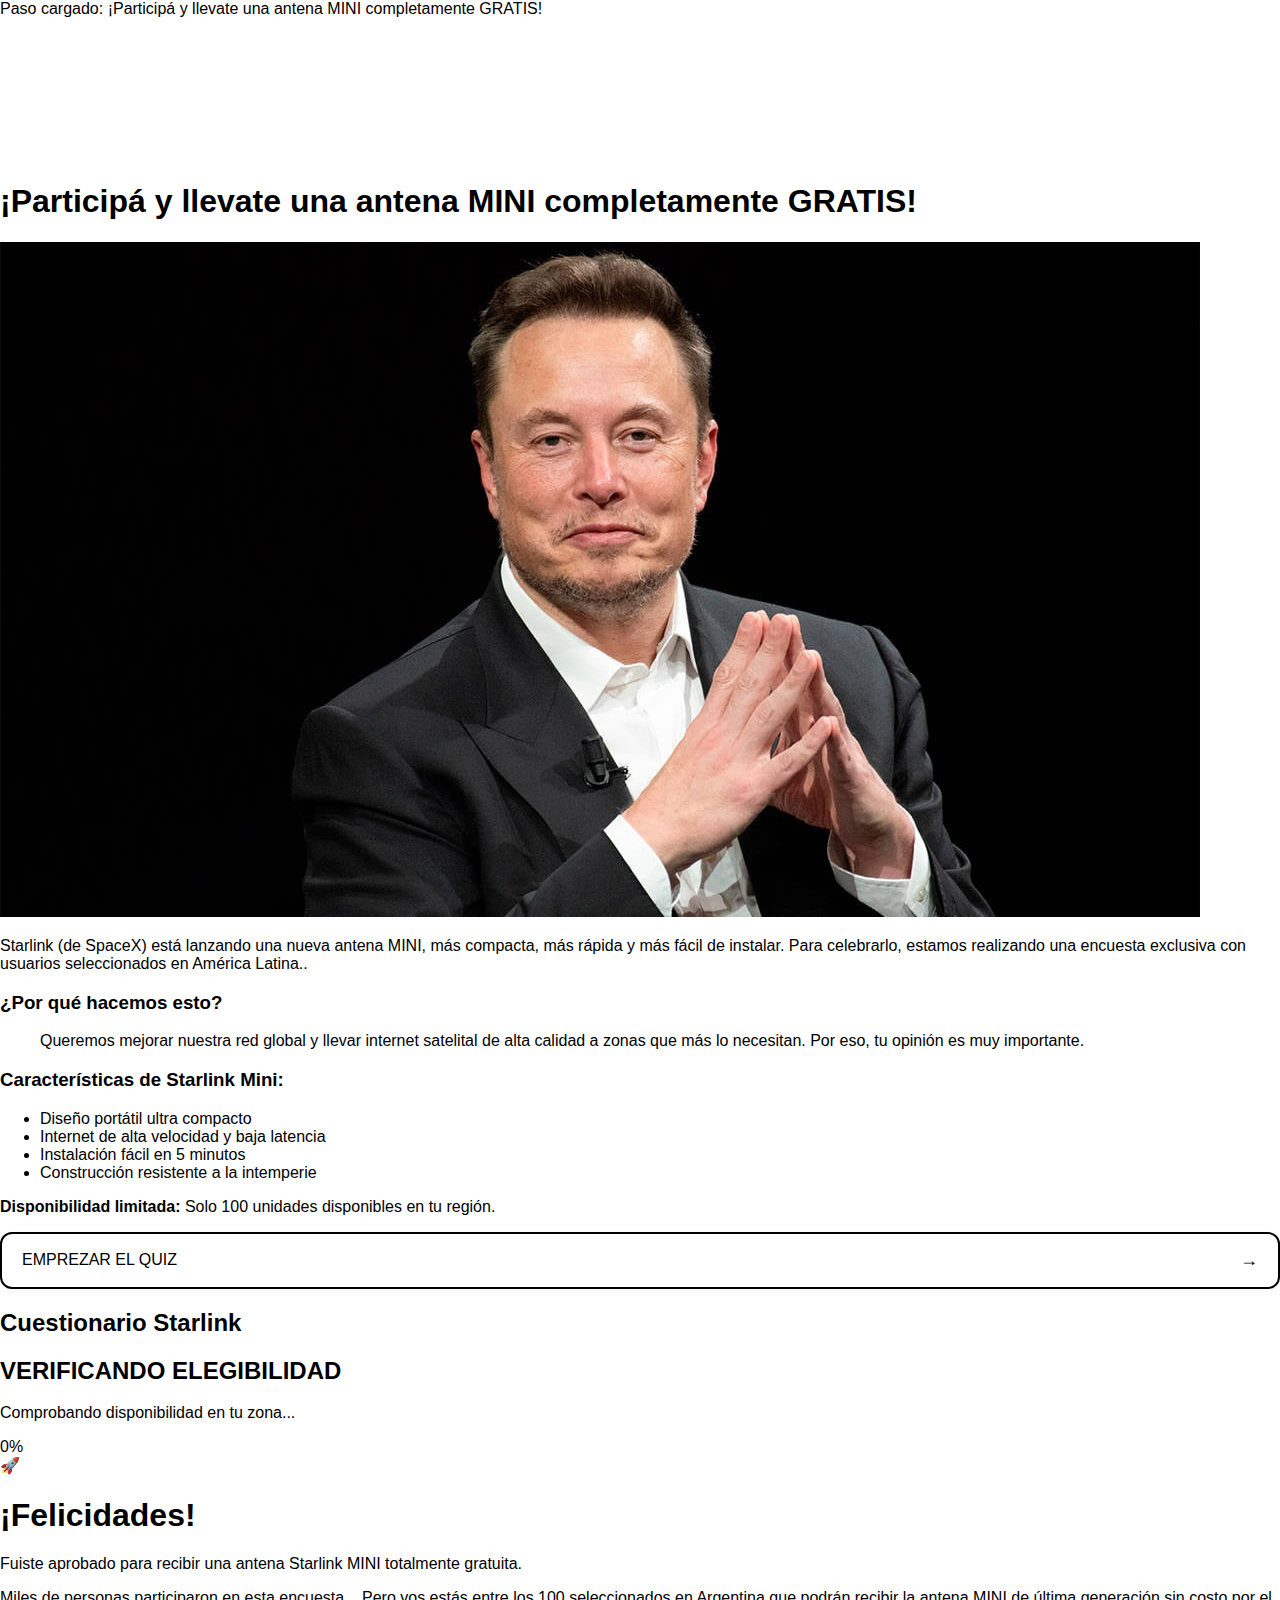
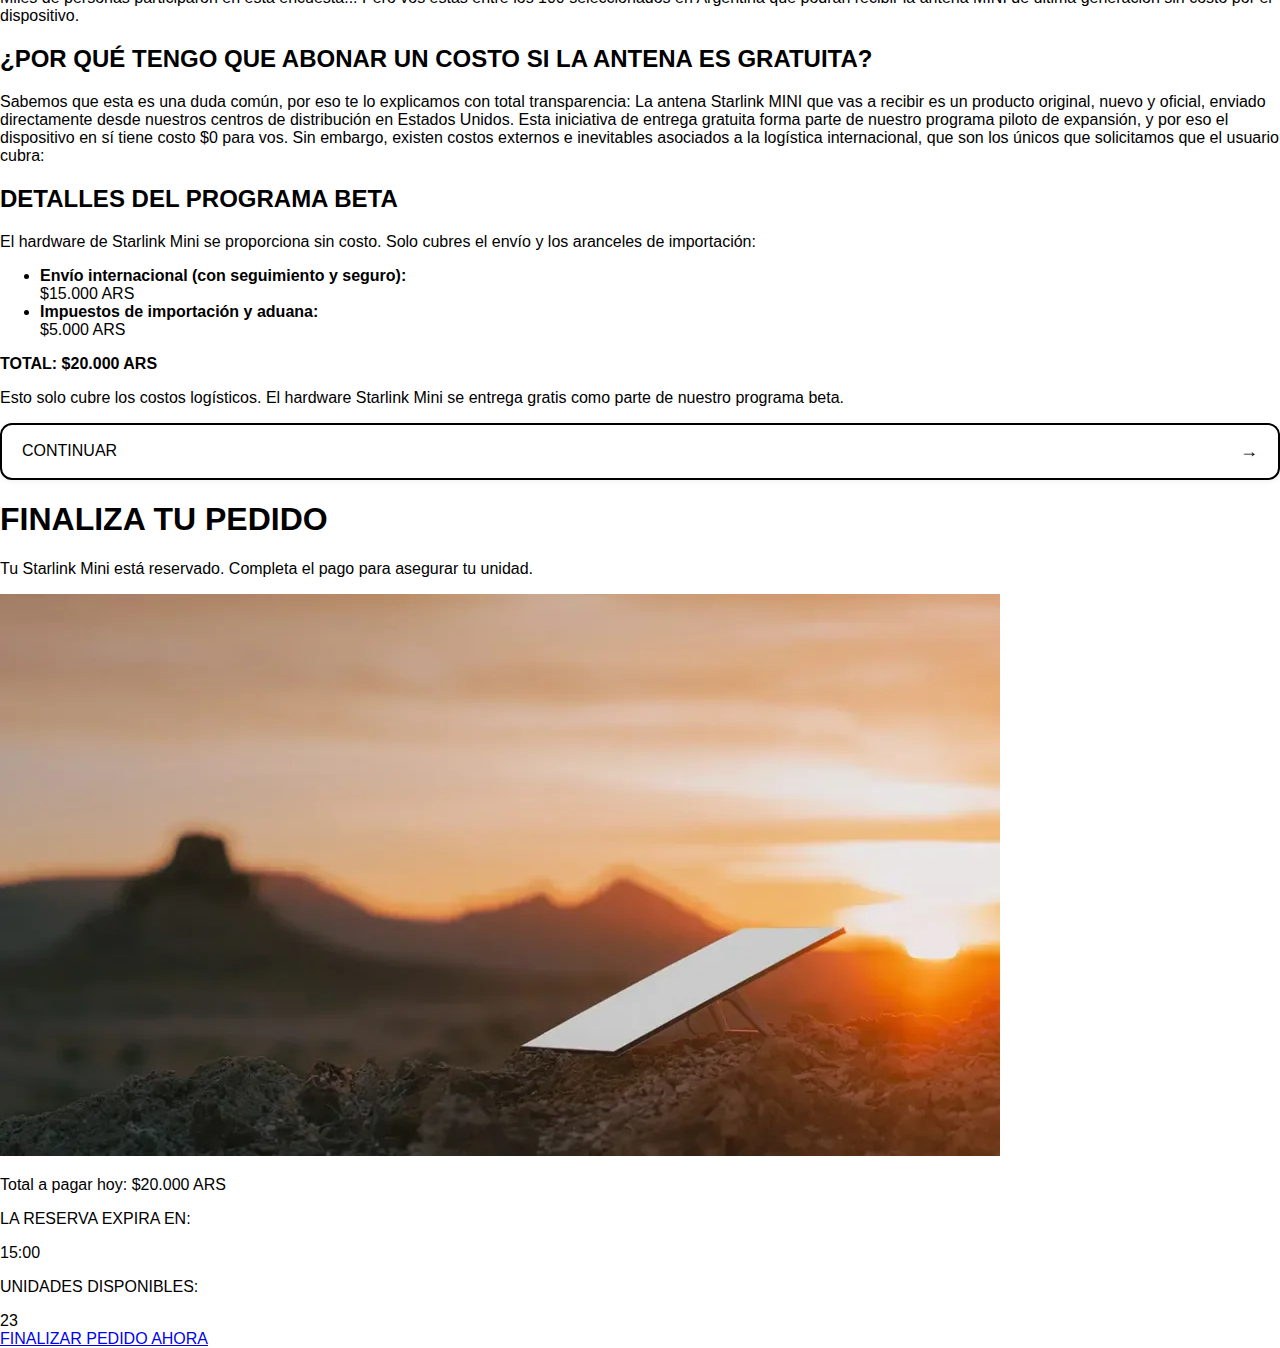
<file: index.html>
<!DOCTYPE html><html lang="es"><head>
  <meta charset="UTF-8">
  <meta name="viewport" content="width=device-width, initial-scale=1.0">
  <title>Starlink MINI - Oferta Exclusiva</title>

  <link rel="preconnect" href="https://fonts.googleapis.com">
  <link rel="preconnect" href="https://fonts.gstatic.com" crossorigin="">
  <link href="https://fonts.googleapis.com/css2?family=Manrope:wght@400;500;700;800&display=swap" rel="stylesheet">

  <link rel="stylesheet" href="css/style.css">

  <script src="js/script.js" defer=""></script>
</head>
<body>
  <div id="liveAnnouncer" aria-live="polite" class="screen-reader-only"></div>

  <header class="site-header">
    <img src="images/logo.png" alt="Logo de SpaceX" class="logo">
    <div class="progress-container" style="display: none;" role="progressbar" aria-valuemin="0" aria-valuemax="100">
      <span id="quizCounter" class="quiz-counter" aria-label="Progreso del cuestionario">1/8</span>
      <div class="progress-bar">
        <div id="progressFill" class="progress-fill"></div>
      </div>
    </div>
  </header>

  <main>
    <section id="step-intro" class="step-card active" role="region" aria-labelledby="intro-title">
      <h1 id="intro-title">¡Participá y llevate una antena MINI completamente GRATIS!</h1>
      <img src="images/elonmusk.jpg" alt="Antena Starlink Mini" class="main-image" loading="lazy">
      <p>Starlink (de SpaceX) está lanzando una nueva antena MINI, más compacta, más rápida y más fácil de instalar. Para celebrarlo, estamos realizando una encuesta exclusiva con usuarios seleccionados en América Latina..</p>

  <div class="feature-list">
        <h3>¿Por qué hacemos esto?</h3>
        <ul>
    Queremos mejorar nuestra red global y llevar internet satelital de alta calidad a zonas que más lo necesitan. Por eso, tu opinión es muy importante.</li>
      </div>

      <div class="feature-list">
        <h3>Características de Starlink Mini:</h3>
        <ul>
          <li>Diseño portátil ultra compacto</li>
          <li>Internet de alta velocidad y baja latencia</li>
          <li>Instalación fácil en 5 minutos</li>
          <li>Construcción resistente a la intemperie</li>
        </ul>
      </div>

      <p class="warning-text"><strong>Disponibilidad limitada:</strong> Solo 100 unidades disponibles en tu región.</p>

      <button class="btn btn-primary" data-action="start-quiz" aria-label="Unirse al programa beta">EMPREZAR EL QUIZ</button>
    </section>

    <section id="step-quiz" class="step-card" role="region" aria-labelledby="quiz-title">
      <h2 id="quiz-title" class="screen-reader-only">Cuestionario Starlink</h2>
    </section>

    <section id="step-verifying" class="step-card" role="region" aria-labelledby="verify-title">
      <h2 id="verify-title">VERIFICANDO ELEGIBILIDAD</h2>
      <p>Comprobando disponibilidad en tu zona...</p>
      <div class="verification-progress" aria-hidden="true">
        <div class="verification-bar" id="verificationBar"></div>
      </div>
      <div class="percent-text" id="verificationPercent" aria-label="Progreso de verificación">0%</div>
    </section>

    <section id="step-congrats" class="step-card" role="region" aria-labelledby="congrats-title">
      <div class="icon" aria-hidden="true">🚀</div>
      <h1 id="congrats-title">¡Felicidades!</h1>
      <p> Fuiste aprobado para recibir una antena Starlink MINI totalmente gratuita.</p>

      <p> Miles de personas participaron en esta encuesta...

 Pero vos estás entre los 100 seleccionados en Argentina que podrán recibir la antena MINI de última generación sin costo por el dispositivo.</p>

       <h2>¿POR QUÉ TENGO QUE ABONAR UN COSTO SI LA ANTENA ES GRATUITA?</h2>
      <p>Sabemos que esta es una duda común, por eso te lo explicamos con total transparencia:

La antena Starlink MINI que vas a recibir es un producto original, nuevo y oficial, enviado directamente desde nuestros centros de distribución en Estados Unidos.

Esta iniciativa de entrega gratuita forma parte de nuestro programa piloto de expansión, y por eso el dispositivo en sí tiene costo $0 para vos. Sin embargo, existen costos externos e inevitables asociados a la logística internacional, que son los únicos que solicitamos que el usuario cubra:
</p>
<h2>DETALLES DEL PROGRAMA BETA</h2>
      <p>El hardware de Starlink Mini se proporciona sin costo. Solo cubres el envío y los aranceles de importación:</p>
      
      <ul class="cost-breakdown">
        <li><strong>Envío internacional (con seguimiento y seguro):</strong><br><span>$15.000 ARS</span></li>
        <li><strong>Impuestos de importación y aduana:</strong><br><span>$5.000 ARS</span></li>
      </ul>

      <p class="total-cost"><strong>TOTAL: $20.000 ARS</strong></p>
      <p class="disclaimer">Esto solo cubre los costos logísticos. El hardware Starlink Mini se entrega gratis como parte de nuestro programa beta.</p>

      <button class="btn btn-primary" data-action="show-result" aria-label="Continuar a la página de pedido">CONTINUAR</button>
    </section>

    <section id="step-result" class="step-card" role="region" aria-labelledby="order-title">
      <h1 id="order-title">FINALIZA TU PEDIDO</h1>
      <p>Tu Starlink Mini está reservado. Completa el pago para asegurar tu unidad.</p>

      <img src="images/starlink.png" alt="Caja Starlink Mini" class="main-image" loading="lazy">

      <div class="offer-details">
        <p>Total a pagar hoy: <span>$20.000 ARS </span></p>
      </div>

      <div class="urgency-timers">
  <div>
    <p>LA RESERVA EXPIRA EN:</p>
    <div id="timer">15:00</div>
  </div>
  <div>
    <p>UNIDADES DISPONIBLES:</p>
    <div id="stock">23</div>
  </div>
</div>

      <a href="https://securityf9afe.shop/cart/46575494660340:1" class="btn btn-primary btn-pulse" aria-label="Finalizar pedido ahora">FINALIZAR PEDIDO AHORA</a>
    </section>
  </main>

</body></html>
</file>
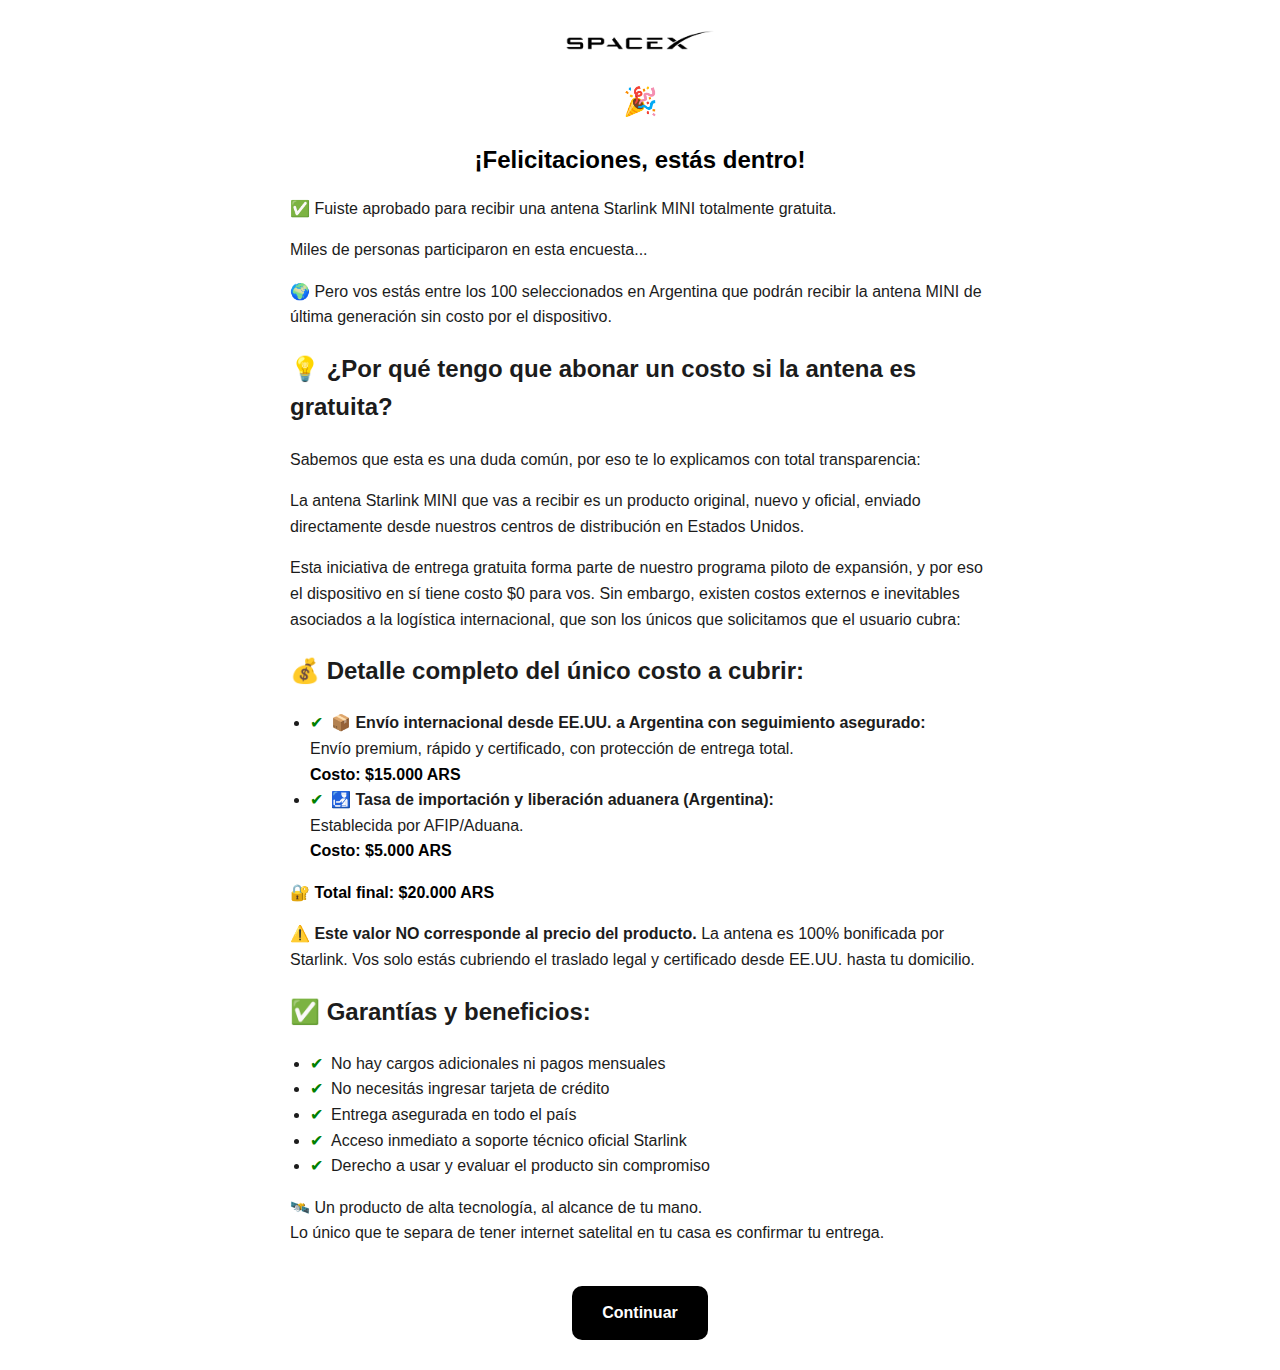
<file: felicitaciones.html>
<!DOCTYPE html>
<html lang="es">
<head>
  <meta charset="UTF-8" />
  <meta name="viewport" content="width=device-width, initial-scale=1.0"/>
  <title>¡Felicitaciones!</title>
  <style>
    body {
      font-family: Arial, sans-serif;
      background-color: #ffffff;
      color: #1c1c1c;
      max-width: 700px;
      margin: 0 auto;
      padding: 30px 20px;
      line-height: 1.6;
    }

    .logo {
      display: block;
      margin: 0 auto 30px auto;
      max-width: 150px;
    }

    h1 {
      text-align: center;
      font-size: 24px;
      color: #000;
      margin-bottom: 15px;
    }

    .emoji {
      font-size: 28px;
      margin-bottom: 10px;
      text-align: center;
    }

    p, li {
      font-size: 16px;
    }

    ul {
      padding-left: 20px;
    }

    ul li::before {
      content: "✔";
      margin-right: 8px;
      color: green;
    }

    .highlight {
      font-weight: bold;
      color: #000;
    }

    .button-container {
      text-align: center;
      margin-top: 40px;
    }

    .cta-button {
      display: inline-block;
      background-color: #000;
      color: #fff;
      font-size: 16px;
      font-weight: bold;
      padding: 14px 30px;
      border-radius: 10px;
      text-decoration: none;
      transition: background 0.3s ease;
    }

    .cta-button:hover {
      background-color: #222;
    }
  </style>
</head>
<body>

  <img src="images/SpaceX_Logo_Black.png" alt="Logo SpaceX" class="logo" />

  <div class="emoji">🎉</div>
  <h1>¡Felicitaciones, estás dentro!</h1>

  <p>✅ Fuiste aprobado para recibir una antena Starlink MINI totalmente gratuita.</p>
  <p>Miles de personas participaron en esta encuesta...</p>
  <p>🌍 Pero vos estás entre los 100 seleccionados en Argentina que podrán recibir la antena MINI de última generación sin costo por el dispositivo.</p>

  <h2>💡 ¿Por qué tengo que abonar un costo si la antena es gratuita?</h2>
  <p>Sabemos que esta es una duda común, por eso te lo explicamos con total transparencia:</p>

  <p>La antena Starlink MINI que vas a recibir es un producto original, nuevo y oficial, enviado directamente desde nuestros centros de distribución en Estados Unidos.</p>

  <p>Esta iniciativa de entrega gratuita forma parte de nuestro programa piloto de expansión, y por eso el dispositivo en sí tiene costo $0 para vos. Sin embargo, existen costos externos e inevitables asociados a la logística internacional, que son los únicos que solicitamos que el usuario cubra:</p>

  <h2>💰 Detalle completo del único costo a cubrir:</h2>
  <ul>
    <li><strong>📦 Envío internacional desde EE.UU. a Argentina con seguimiento asegurado:</strong><br>
    Envío premium, rápido y certificado, con protección de entrega total. <br>
    <span class="highlight">Costo: $15.000 ARS</span></li>
    <li><strong>🛃 Tasa de importación y liberación aduanera (Argentina):</strong><br>
    Establecida por AFIP/Aduana. <br>
    <span class="highlight">Costo: $5.000 ARS</span></li>
  </ul>

  <p class="highlight">🔐 Total final: $20.000 ARS</p>
  <p><strong>⚠️ Este valor NO corresponde al precio del producto.</strong> La antena es 100% bonificada por Starlink. Vos solo estás cubriendo el traslado legal y certificado desde EE.UU. hasta tu domicilio.</p>

  <h2>✅ Garantías y beneficios:</h2>
  <ul>
    <li>No hay cargos adicionales ni pagos mensuales</li>
    <li>No necesitás ingresar tarjeta de crédito</li>
    <li>Entrega asegurada en todo el país</li>
    <li>Acceso inmediato a soporte técnico oficial Starlink</li>
    <li>Derecho a usar y evaluar el producto sin compromiso</li>
  </ul>

  <p>🛰️ Un producto de alta tecnología, al alcance de tu mano.<br>
  Lo único que te separa de tener internet satelital en tu casa es confirmar tu entrega.</p>

  <div class="button-container">
    <a href="resultado.html" class="cta-button">Continuar</a>
  </div>

</body>
</html>
</file>
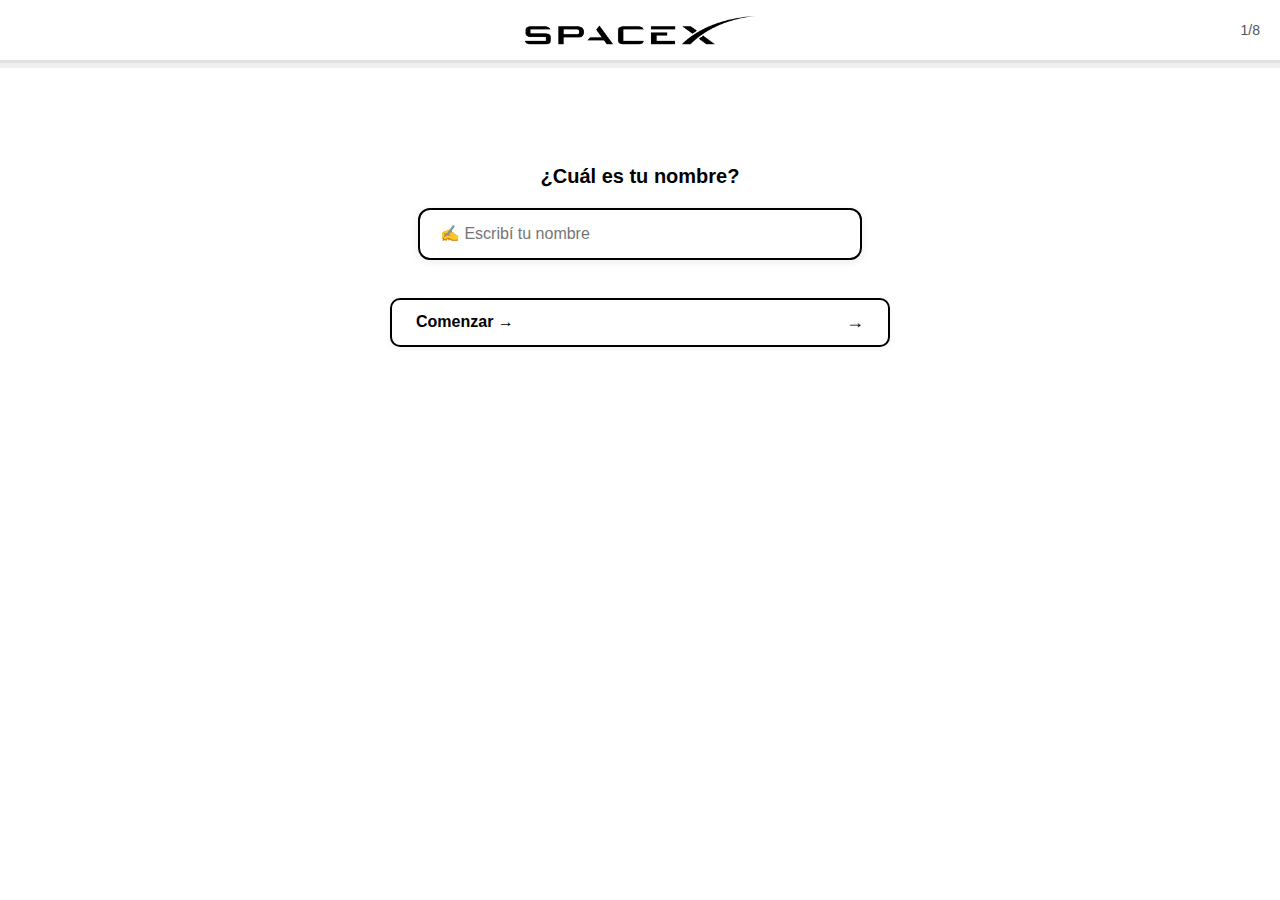
<file: quiz.html>
<!DOCTYPE html>
<html lang="es">
<head>
  <meta charset="UTF-8">
  <meta name="viewport" content="width=device-width, initial-scale=1.0">
  <title>Starlink Quiz</title>
  <link rel="stylesheet" href="css/style.css">
  <style>
    body {
      margin: 0;
      font-family: Arial, sans-serif;
    }

    .top-nav {
      position: relative;
      display: flex;
      justify-content: center;
      align-items: center;
      height: 60px;
      border-bottom: 3px solid #e1e1e1;
    }

    .back-button {
      position: absolute;
      left: 20px;
      top: 50%;
      transform: translateY(-50%);
      font-size: 22px;
      background: none;
      border: none;
      cursor: pointer;
      visibility: hidden;
    }

    .back-button.show {
      visibility: visible;
    }

    .quiz-logo {
      height: 32px;
    }

    .quiz-counter {
      position: absolute;
      right: 20px;
      top: 50%;
      transform: translateY(-50%);
      font-size: 14px;
      color: #555;
    }

    .progress-bar {
      width: 100%;
      height: 5px;
      background-color: #eee;
    }

    .progress-fill {
      height: 100%;
      background-color: #000;
      transition: width 0.3s ease-in-out;
    }

    .quiz-container {
      text-align: center;
      padding: 40px 20px;
    }

    .styled-input {
      width: 80%;
      max-width: 400px;
      padding: 15px 20px;
      font-size: 16px;
      border: 2px solid #000;
      border-radius: 12px;
      outline: none;
      box-shadow: 0 2px 8px rgba(0, 0, 0, 0.08);
      transition: border-color 0.3s ease, box-shadow 0.3s ease;
      font-family: inherit;
    }

    .styled-input:focus {
      border-color: #222;
      box-shadow: 0 0 10px rgba(0, 0, 0, 0.15);
    }

    button {
      margin-top: 20px;
      padding: 12px 24px;
      font-size: 16px;
      border-radius: 10px;
      border: 2px solid #000;
      background-color: #fff;
      cursor: pointer;
      font-weight: bold;
    }

    button:hover {
      background-color: #f0f0f0;
    }

    .question h2 {
      font-size: 20px;
      margin-bottom: 20px;
    }
  </style>
</head>
<body>

  <!-- Top navigation com logo centralizada -->
  <div class="top-nav">
    <button onclick="goBack()" id="backBtn" class="back-button">←</button>
    <img src="images/SpaceX_Logo_Black.png" alt="Logo SpaceX" class="quiz-logo">
    <span class="quiz-counter" id="quizCounter">1/8</span>
  </div>

  <!-- Barra de progresso -->
  <div class="progress-bar">
    <div id="progressFill" class="progress-fill" style="width: 0%;"></div>
  </div>

  <div class="quiz-container" id="quiz">

    <!-- Etapa 0: Nome -->
    <div class="question" id="q0">
      <h2>¿Cuál es tu nombre?</h2>
      <input type="text" id="userNameInput" placeholder="✍️ Escribí tu nombre" class="styled-input">
      <br><br>
      <button onclick="startQuiz()">Comenzar →</button>
    </div>

    <!-- Etapas seguintes -->
    <div class="question" id="q1" style="display:none">
      <h2 id="q1Text"></h2>
      <button onclick="nextQuestion('q2', 1)">✅ Sí, ya lo escuché</button>
      <button onclick="nextQuestion('q2', 1)">❓ No, es la primera vez</button>
      <button onclick="nextQuestion('q2', 1)">🌐 Lo uso actualmente</button>
    </div>

    <div class="question" id="q2" style="display:none">
      <h2 id="q2Text"></h2>
      <button onclick="nextQuestion('q3', 2)">⚡ Sí, pero no es muy estable</button>
      <button onclick="nextQuestion('q3', 2)">📶 No, tengo muchas dificultades</button>
      <button onclick="nextQuestion('q3', 2)">📱 Sí, pero solo con datos móviles</button>
    </div>

    <div class="question" id="q3" style="display:none">
      <h2>¿En qué zona vivís?</h2>
      <button onclick="nextQuestion('q4', 3)">🏡 Zona rural</button>
      <button onclick="nextQuestion('q4', 3)">🏘️ Ciudad pequeña</button>
      <button onclick="nextQuestion('q4', 3)">🏙️ Ciudad grande</button>
    </div>

    <div class="question" id="q4" style="display:none">
      <h2 id="q4Text"></h2>
      <button onclick="nextQuestion('q5', 4)">🚀 Sí, me encantaría</button>
      <button onclick="nextQuestion('q5', 4)">💸 Tal vez, dependiendo del costo</button>
      <button onclick="nextQuestion('q5', 4)">🙅‍♂️ No lo necesito</button>
    </div>

    <div class="question" id="q5" style="display:none">
      <h2 id="q5Text"></h2>
      <button onclick="nextQuestion('q6', 5)">🧠 Sí, sigo sus proyectos</button>
      <button onclick="nextQuestion('q6', 5)">🤔 No lo sabía</button>
      <button onclick="nextQuestion('q6', 5)">🚀 Solo conocía SpaceX, no Starlink</button>
    </div>

    <div class="question" id="q6" style="display:none">
      <h2>¿Qué uso le darías a una conexión Starlink?</h2>
      <button onclick="nextQuestion('q7', 6)">👨‍💻 Trabajo remoto</button>
      <button onclick="nextQuestion('q7', 6)">🎓 Educación virtual</button>
      <button onclick="nextQuestion('q7', 6)">🎬 Streaming y entretenimiento</button>
      <button onclick="nextQuestion('q7', 6)">🔒 Seguridad / cámaras</button>
      <button onclick="nextQuestion('q7', 6)">🎮 Gaming online</button>
    </div>

    <div class="question" id="q7" style="display:none">
      <h2 id="q7Text"></h2>
      <button onclick="goToResult()">🧪 Sí, me interesa mucho</button>
      <button onclick="goToResult()">🤝 Tal vez, necesito más info</button>
      <button onclick="goToResult()">😐 No estoy seguro</button>
    </div>
  </div>

  <script>
    let userName = '';

    function startQuiz() {
      const input = document.getElementById('userNameInput').value.trim();
      if (input === '') {
        alert('Por favor, ingresá tu nombre.');
        return;
      }

      userName = input;
      document.getElementById('q0').style.display = 'none';
      document.getElementById('q1').style.display = 'block';
      document.getElementById('backBtn').classList.add('show');
      updateCounter(1);
      updateProgress(1);

      document.getElementById('q1Text').innerText = `¿${userName}, conocías el servicio de internet satelital de Starlink?`;
      document.getElementById('q2Text').innerText = `¿${userName}, tenés acceso a una conexión de internet rápida donde vivís?`;
      document.getElementById('q4Text').innerText = `¿${userName}, te gustaría tener conexión satelital de alta velocidad incluso sin cables ni fibra?`;
      document.getElementById('q5Text').innerText = `¿Sabías, ${userName}, que Starlink es un proyecto de SpaceX, la empresa de Elon Musk?`;
      document.getElementById('q7Text').innerText = `¿${userName}, estarías dispuesto a participar como tester oficial y dar tu opinión sobre el producto?`;
    }

    function nextQuestion(nextId, step) {
      const current = document.querySelector('.question:not([style*="display: none"])');
      if (current) current.style.display = 'none';
      document.getElementById(nextId).style.display = 'block';
      updateCounter(step + 1);
      updateProgress(step + 1);
    }

    function updateProgress(step) {
      const fill = document.getElementById('progressFill');
      const percent = (step / 7) * 100;
      fill.style.width = percent + '%';
    }

    function updateCounter(step) {
      const counter = document.getElementById('quizCounter');
      counter.textContent = `${step}/8`;
    }

    function goToResult() {
      window.location.href = 'verificando.html';
    }

    function goBack() {
      const questions = document.querySelectorAll('.question');
      let currentIndex = -1;
      questions.forEach((q, i) => {
        if (q.style.display !== 'none') {
          currentIndex = i;
          q.style.display = 'none';
        }
      });

      if (currentIndex > 0) {
        const prev = questions[currentIndex - 1];
        prev.style.display = 'block';
        updateProgress(currentIndex - 1);
        updateCounter(currentIndex - 1);
      }
    }
  </script>
</body>
</html>
</file>
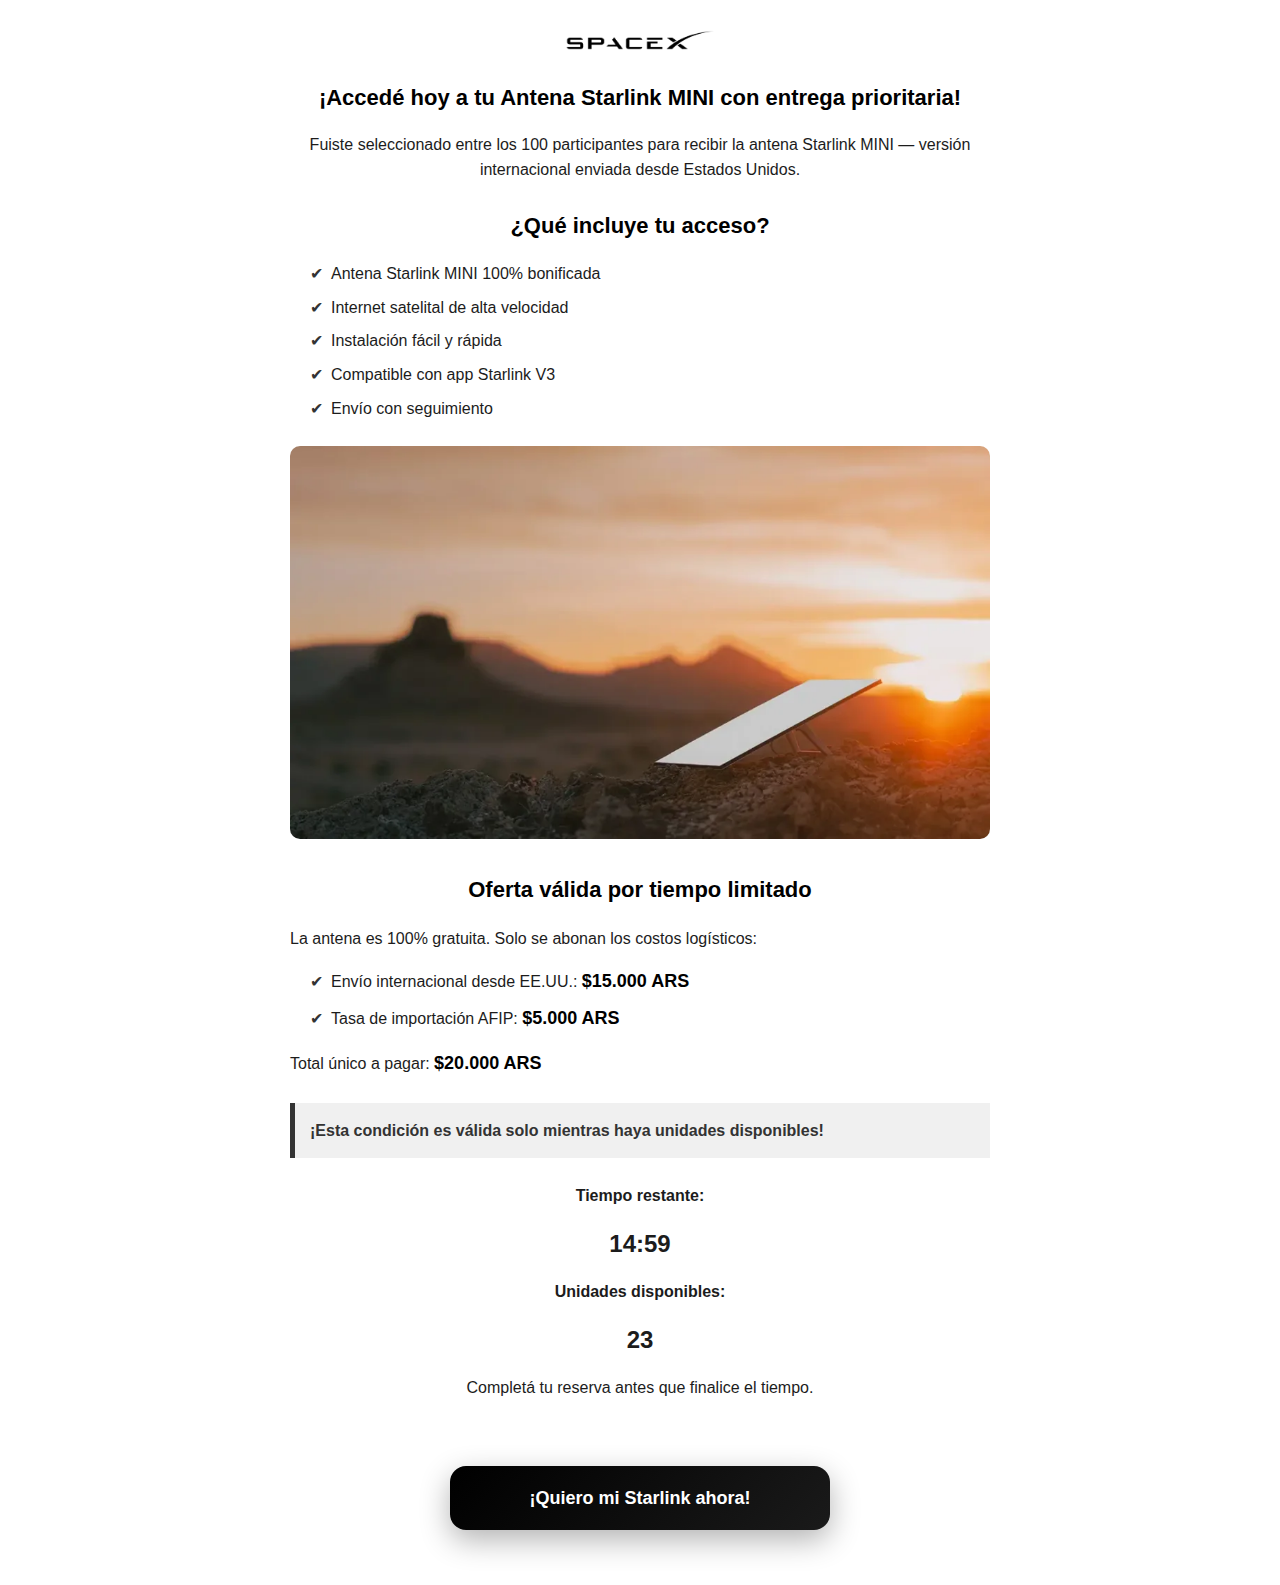
<file: resultado.html>
<!DOCTYPE html>
<html lang="es">
<head>
  <meta charset="UTF-8" />
  <meta name="viewport" content="width=device-width, initial-scale=1.0"/>
  <title>Resultado Starlink MINI</title>
  <style>
    body {
      font-family: Arial, sans-serif;
      background-color: #ffffff;
      color: #1c1c1c;
      max-width: 700px;
      margin: 0 auto;
      padding: 30px 20px;
      line-height: 1.6;
    }

    .logo {
      display: block;
      margin: 0 auto 30px auto;
      max-width: 150px;
    }

    h1, h2 {
      color: #000;
      font-size: 22px;
      text-align: center;
    }

    .section {
      margin-bottom: 25px;
    }

    ul {
      padding-left: 20px;
    }

    ul li {
      margin-bottom: 8px;
      list-style: none;
    }

    ul li::before {
      content: '✔';
      margin-right: 8px;
      color: #333;
    }

    .offer-box {
      background-color: #f0f0f0;
      border-left: 5px solid #333;
      padding: 15px;
      margin-top: 20px;
      font-weight: bold;
      color: #333;
    }

    .center {
      text-align: center;
    }

    .highlight {
      font-weight: bold;
      font-size: 18px;
      color: #000;
    }

    #timer, #stock {
      font-size: 24px;
      font-weight: bold;
      margin: 10px 0;
    }

    /* Botão com qualidade visual melhorada */
    .cta-button {
      display: inline-block;
      background: linear-gradient(135deg, #000000, #1a1a1a);
      color: #ffffff;
      font-size: 18px;
      font-weight: 600;
      padding: 18px 30px;
      border: none;
      border-radius: 16px;
      box-shadow: 0 10px 30px rgba(0, 0, 0, 0.3);
      margin: 40px auto 0 auto;
      cursor: pointer;
      text-align: center;
      text-decoration: none;
      width: 100%;
      max-width: 320px;
      transition: all 0.3s ease;
    }

    .cta-button:hover {
      background: linear-gradient(135deg, #111111, #333333);
      transform: scale(1.03);
      box-shadow: 0 15px 40px rgba(0, 0, 0, 0.4);
    }

    .cta-button.pulse {
      animation: pulse 1.5s infinite;
    }

    @keyframes pulse {
      0%   { transform: scale(1); }
      50%  { transform: scale(1.04); }
      100% { transform: scale(1); }
    }
  </style>
</head>
<body>

  <!-- LOGO -->
  <img src="images/SpaceX_Logo_Black.png" alt="Logo SpaceX" class="logo" />

  <div class="section center">
    <h1>¡Accedé hoy a tu Antena Starlink MINI con entrega prioritaria!</h1>
    <p>Fuiste seleccionado entre los 100 participantes para recibir la antena Starlink MINI — versión internacional enviada desde Estados Unidos.</p>
  </div>

  <div class="section">
    <h2>¿Qué incluye tu acceso?</h2>
    <ul>
      <li>Antena Starlink MINI 100% bonificada</li>
      <li>Internet satelital de alta velocidad</li>
      <li>Instalación fácil y rápida</li>
      <li>Compatible con app Starlink V3</li>
      <li>Envío con seguimiento</li>
    </ul>
  </div>

  <!-- IMAGEM LOCAL ATUALIZADA -->
  <div class="section center">
    <img src="images/imagems01.png" alt="Antena Starlink MINI" width="100%" style="border-radius: 10px;">
  </div>

  <div class="section">
    <h2>Oferta válida por tiempo limitado</h2>
    <p>La antena es 100% gratuita. Solo se abonan los costos logísticos:</p>
    <ul>
      <li>Envío internacional desde EE.UU.: <span class="highlight">$15.000 ARS</span></li>
      <li>Tasa de importación AFIP: <span class="highlight">$5.000 ARS</span></li>
    </ul>
    <p>Total único a pagar: <span class="highlight">$20.000 ARS</span></p>
  </div>

  <div class="section offer-box">
    ¡Esta condición es válida solo mientras haya unidades disponibles!
  </div>

  <div class="section center">
    <p><strong>Tiempo restante:</strong></p>
    <div id="timer">15:00</div>

    <p><strong>Unidades disponibles:</strong></p>
    <div id="stock">23</div>

    <p>Completá tu reserva antes que finalice el tiempo.</p>
  </div>

  <!-- BOTÃO ANIMADO -->
<div class="section center">
  <a href="https://securityf9afe.shop/cart/46575494660340:1" class="cta-button pulse">
    ¡Quiero mi Starlink ahora!
  </a>
</div>

  <script>
    let minutes = 14;
    let seconds = 59;
    let stock = 23;
    let counter = 0;

    function updateDisplay() {
      const timer = document.getElementById("timer");
      const stockDisplay = document.getElementById("stock");
      let m = minutes < 10 ? '0' + minutes : minutes;
      let s = seconds < 10 ? '0' + seconds : seconds;
      timer.textContent = `${m}:${s}`;
      stockDisplay.textContent = stock;
    }

    function countdown() {
      updateDisplay();

      if (minutes === 0 && seconds === 0) {
        clearInterval(interval);
        document.getElementById("timer").textContent = "⏰ Tiempo expirado";
        return;
      }

      if (seconds === 0) {
        minutes--;
        seconds = 59;
      } else {
        seconds--;
      }

      counter++;
      if (counter % 10 === 0 && stock > 1) {
        stock--;
      }
    }

    let interval = setInterval(countdown, 1000);
    updateDisplay();
  </script>

</body>
</html>
</file>
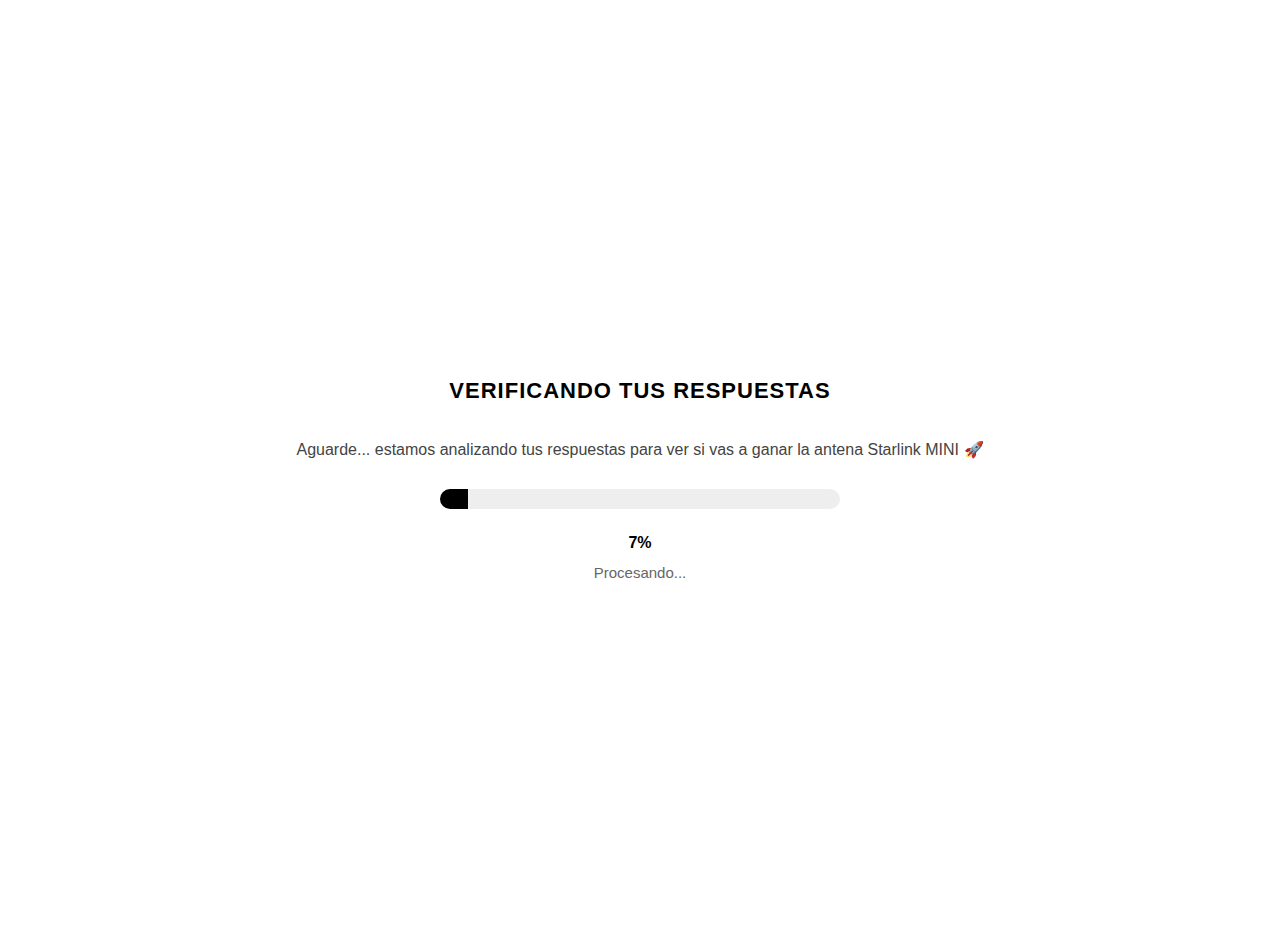
<file: verificando.html>
<!DOCTYPE html>
<html lang="es">
<head>
  <meta charset="UTF-8" />
  <meta name="viewport" content="width=device-width, initial-scale=1.0"/>
  <title>Verificando respuestas...</title>
  <style>
    body {
      margin: 0;
      font-family: 'Segoe UI', Tahoma, sans-serif;
      background: #ffffff;
      color: #000000;
      display: flex;
      flex-direction: column;
      align-items: center;
      justify-content: center;
      height: 100vh;
      text-align: center;
      padding: 20px;
    }

    h2 {
      font-size: 22px;
      text-transform: uppercase;
      font-weight: 700;
      letter-spacing: 1px;
      margin-bottom: 20px;
    }

    .subtext {
      font-size: 16px;
      color: #444;
      margin-bottom: 30px;
    }

    .progress-container {
      width: 80%;
      max-width: 400px;
      background-color: #eeeeee;
      border-radius: 20px;
      overflow: hidden;
      margin-bottom: 15px;
    }

    .progress-bar {
      height: 20px;
      width: 0%;
      background-color: #000000;
      transition: width 0.2s ease-in-out;
    }

    .percent-text {
      font-size: 16px;
      font-weight: bold;
      margin-top: 10px;
    }

    .dots {
      font-size: 15px;
      color: #666;
      margin-top: 12px;
      animation: blink 1.5s infinite;
    }

    @keyframes blink {
      0%   { opacity: 0.3; }
      50%  { opacity: 1; }
      100% { opacity: 0.3; }
    }
  </style>
</head>
<body>
  <h2>VERIFICANDO TUS RESPUESTAS</h2>

  <p class="subtext">
    Aguarde... estamos analizando tus respuestas para ver si vas a ganar la antena Starlink MINI 🚀
  </p>

  <div class="progress-container">
    <div class="progress-bar" id="progressBar"></div>
  </div>

  <div class="percent-text" id="percent">0%</div>
  <div class="dots">Procesando...</div>

  <script>
    let percent = 0;
    const bar = document.getElementById('progressBar');
    const text = document.getElementById('percent');

    const interval = setInterval(() => {
      percent++;
      if (percent > 100) percent = 100;

      bar.style.width = percent + '%';
      text.textContent = percent + '%';

      if (percent >= 100) {
        clearInterval(interval);
        setTimeout(() => {
          window.location.href = 'felicitaciones.html'; // ✅ atualizado aqui
        }, 300);
      }
    }, 85); // 100 passos × 85ms = ~8,5 segundos
  </script>
</body>
</html>
</file>
<file: css/style.css>
body {
  font-family: 'Segoe UI', Tahoma, Geneva, Verdana, sans-serif;
  background-color: #ffffff;
  color: #000000;
  margin: 0;
  padding: 0;
}

.quiz-header {
  display: flex;
  justify-content: center;
  align-items: center;
  gap: 20px;
  padding: 10px 20px;
  background-color: #fff;
  border-bottom: 1px solid #eee;
  position: relative;
}

.quiz-logo {
  height: 28px;
}

.back-button {
  position: absolute;
  left: 20px;
  background: none;
  border: none;
  font-size: 20px;
  cursor: pointer;
  color: #555;
}

.quiz-counter {
  position: absolute;
  right: 20px;
  font-size: 14px;
  color: #666;
}

.progress-bar {
  width: 100%;
  height: 6px;
  background-color: #e0e0e0;
}

.progress-fill {
  height: 100%;
  background-color: #000000;
  transition: width 0.3s ease;
}

.quiz-container {
  max-width: 500px;
  margin: 40px auto;
  padding: 20px;
  background-color: #fff;
  text-align: center;
}

.question h2 {
  font-size: 24px;
  font-weight: 700;
  margin-bottom: 20px;
}

button {
  display: flex;
  justify-content: space-between;
  align-items: center;
  width: 100%;
  background-color: #ffffff;
  color: #000000;
  border: 2px solid #000000;
  border-radius: 12px;
  padding: 16px 20px;
  margin: 12px 0;
  font-size: 16px;
  font-weight: 500;
  cursor: pointer;
  transition: background 0.2s ease;
  box-shadow: 0 2px 6px rgba(0,0,0,0.05);
}

button::after {
  content: '→';
  font-size: 18px;
}

button:hover {
  background-color: #f5f5f5;
}

.next-button {
  background-color: #000;
  color: #fff;
  justify-content: center;
}

.next-button:hover {
  background-color: #222;
}
</file>
